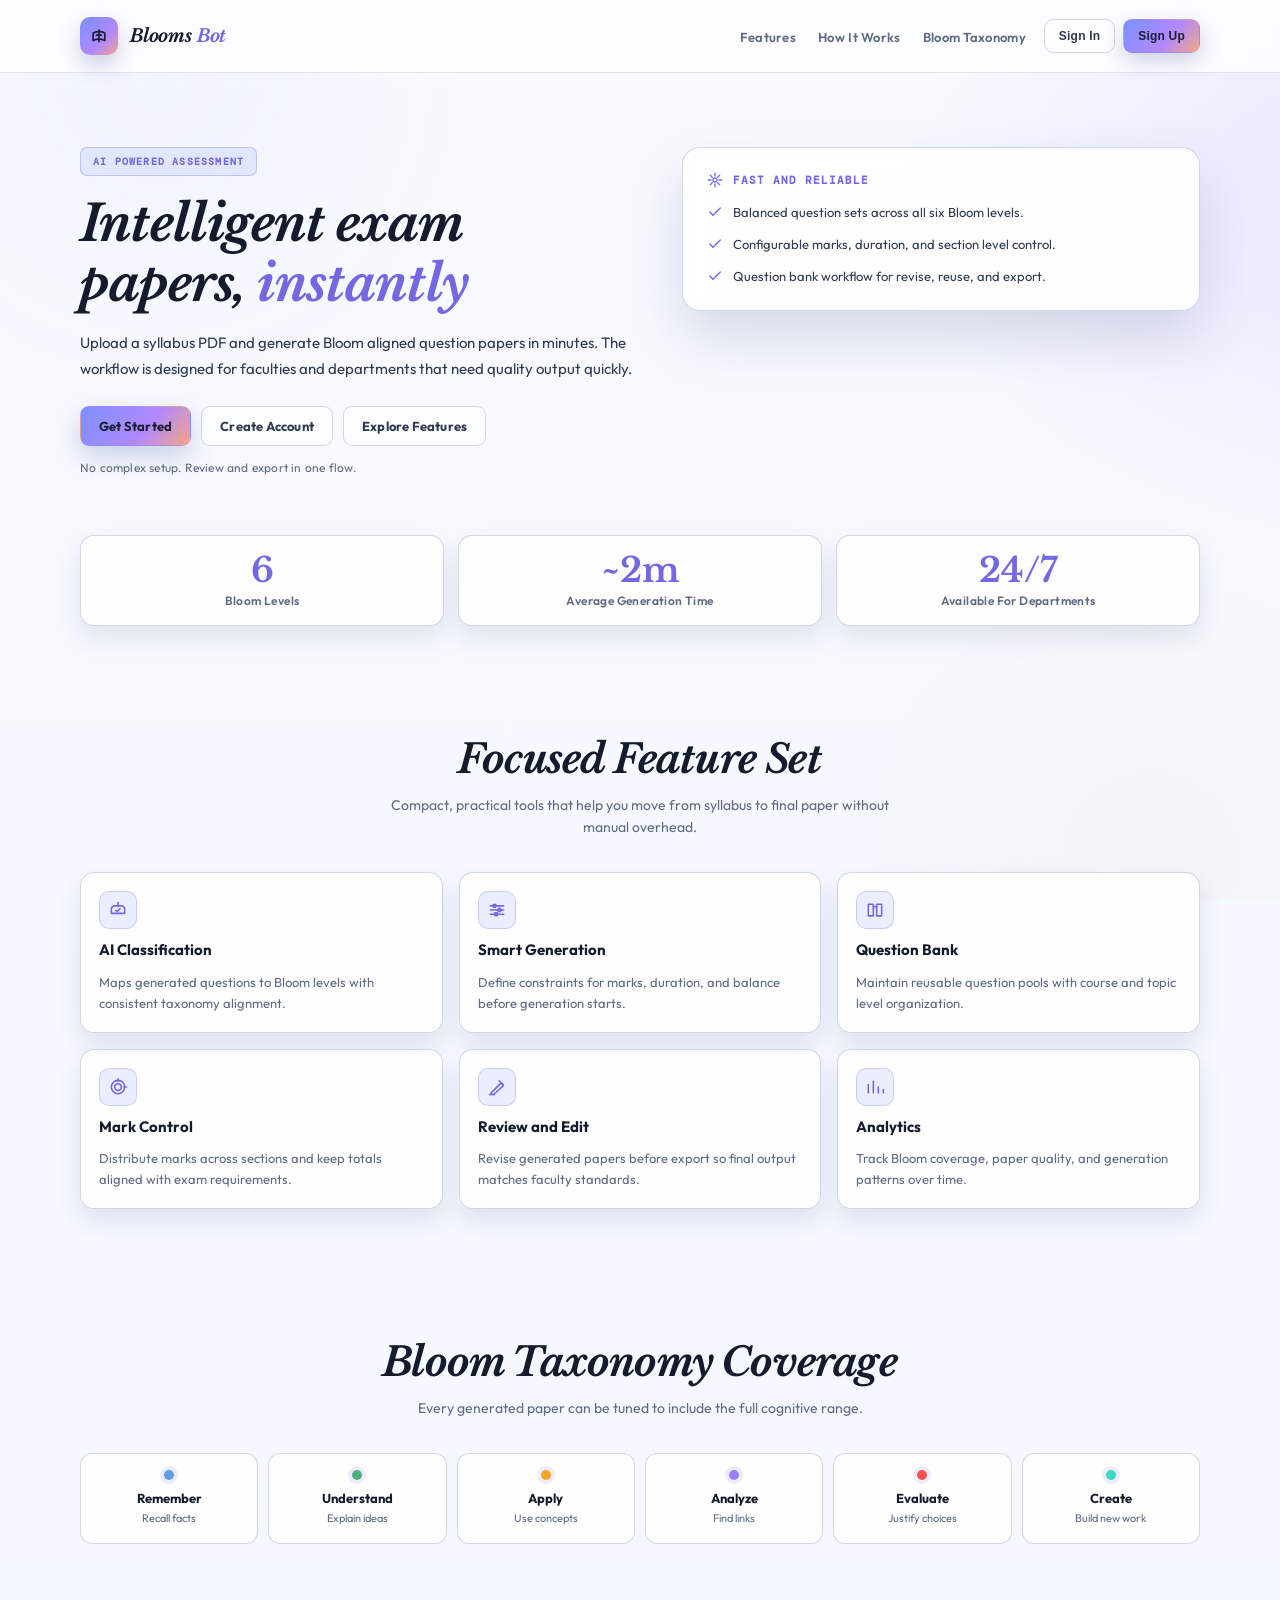
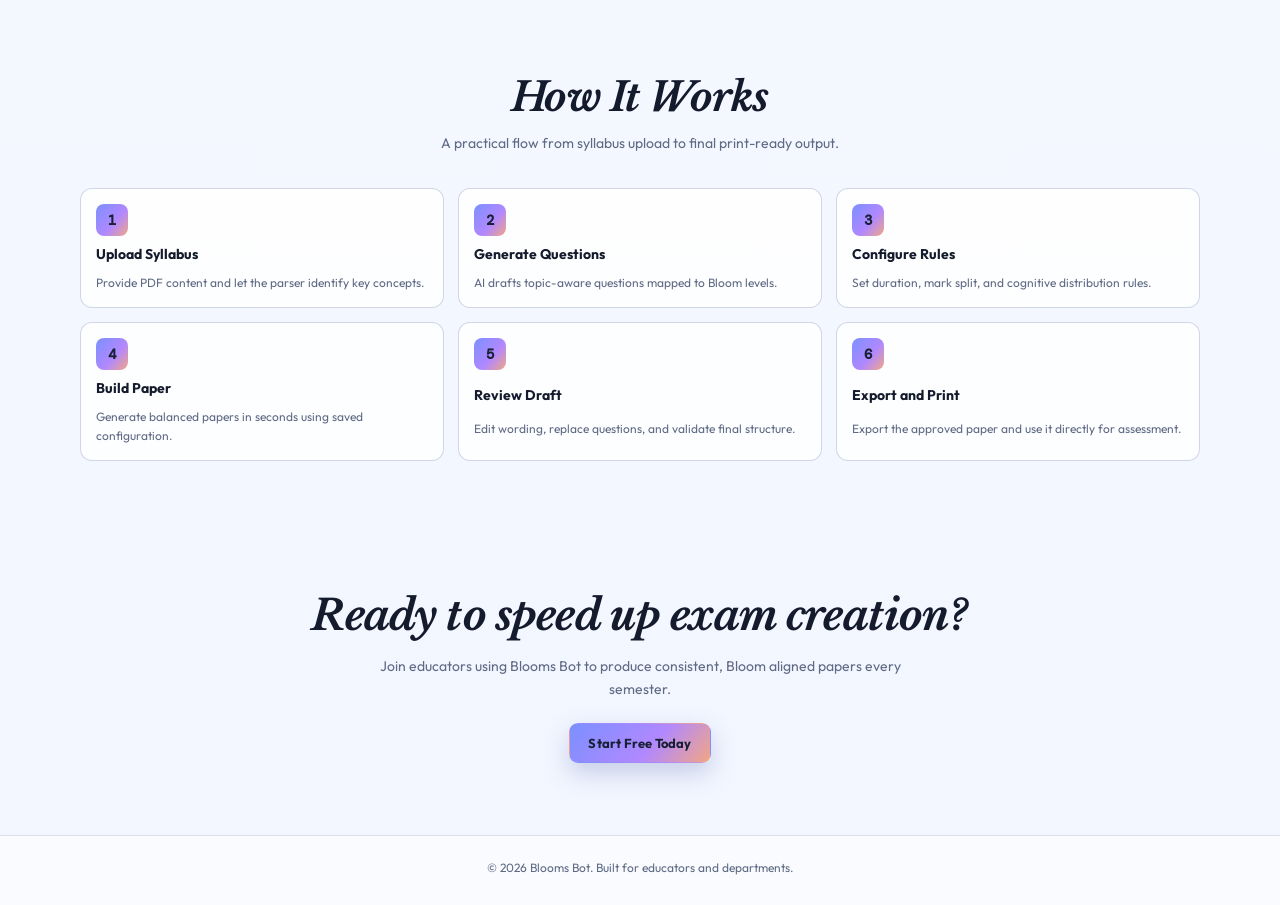
<file: templates/landing.html>
<!DOCTYPE html>
<html lang="en">
<head>
  <meta charset="UTF-8" />
  <meta name="viewport" content="width=device-width, initial-scale=1.0" />
  <title>Blooms Bot - AI Powered Exam Paper Generation</title>
  <link rel="preconnect" href="https://fonts.googleapis.com">
  <link rel="preconnect" href="https://fonts.gstatic.com" crossorigin>
  <link href="https://fonts.googleapis.com/css2?family=Libre+Baskerville:ital,wght@0,400;0,700;1,400&family=DM+Mono:wght@400;500&family=Outfit:wght@300;400;500;600;700;800&display=swap" rel="stylesheet">
  <style>
    :root {
      --bg0: #f8faff;
      --bg1: #f2f6ff;
      --bg2: #eaf0ff;
      --card: rgba(255, 255, 255, 0.84);
      --stroke: rgba(104, 122, 168, 0.3);
      --stroke-soft: rgba(104, 122, 168, 0.2);
      --text: #141b2d;
      --text-2: #2f3b52;
      --text-3: #5f6a84;
      --amber: #b95d3f;
      --amber-soft: rgba(222, 124, 88, 0.14);
      --amber-glow: rgba(222, 124, 88, 0.24);
      --violet: #7368e2;
      --shadow-lg: 0 26px 56px rgba(58, 77, 118, 0.18);
      --shadow-sm: 0 12px 24px rgba(58, 77, 118, 0.12);
      --radius: 14px;
      --radius-lg: 18px;
      --transition: 180ms ease;
    }

    * {
      box-sizing: border-box;
      margin: 0;
      padding: 0;
    }

    html {
      scroll-behavior: smooth;
    }

    body {
      min-height: 100vh;
      overflow-x: hidden;
      font-family: "Outfit", system-ui, sans-serif;
      color: var(--text);
      background:
        radial-gradient(1100px 620px at 16% -12%, rgba(117, 150, 255, 0.24), transparent 60%),
        radial-gradient(960px 620px at 112% 8%, rgba(170, 142, 255, 0.2), transparent 56%),
        radial-gradient(980px 620px at 50% 118%, rgba(255, 190, 152, 0.2), transparent 58%),
        linear-gradient(180deg, var(--bg0), var(--bg1));
    }

    .bg-ambient {
      position: fixed;
      inset: 0;
      z-index: 0;
      pointer-events: none;
      overflow: hidden;
    }

    .bg-ambient::before,
    .bg-ambient::after {
      content: "";
      position: absolute;
      width: 520px;
      height: 520px;
      border-radius: 50%;
      filter: blur(90px);
      opacity: 0.2;
      animation: float 18s ease-in-out infinite;
    }

    .bg-ambient::before {
      background: radial-gradient(circle, rgba(117, 150, 255, 0.42), transparent 66%);
      top: -180px;
      left: -100px;
    }

    .bg-ambient::after {
      background: radial-gradient(circle, rgba(222, 124, 88, 0.3), transparent 66%);
      right: -130px;
      bottom: -220px;
      animation-delay: -5s;
    }

    .page {
      position: relative;
      z-index: 1;
    }

    .container {
      width: min(1120px, 94%);
      margin: 0 auto;
    }

    .header {
      position: sticky;
      top: 0;
      z-index: 100;
      border-bottom: 1px solid var(--stroke-soft);
      background: rgba(255, 255, 255, 0.74);
      backdrop-filter: blur(10px);
    }

    .header-inner {
      min-height: 72px;
      display: flex;
      align-items: center;
      justify-content: space-between;
      gap: 18px;
    }

    .brand {
      display: inline-flex;
      align-items: center;
      gap: 12px;
      text-decoration: none;
      color: var(--text);
      font-family: "Libre Baskerville", serif;
      font-style: italic;
      font-weight: 700;
      font-size: 18px;
      letter-spacing: -0.01em;
    }

    .brand-icon {
      width: 38px;
      height: 38px;
      border-radius: 10px;
      background: linear-gradient(135deg, #7b90ff, #b188ff 62%, #f2a684);
      box-shadow: 0 10px 20px rgba(95, 112, 174, 0.3);
      display: grid;
      place-items: center;
      color: #182034;
    }

    .brand-icon svg {
      width: 20px;
      height: 20px;
      stroke: currentColor;
      fill: none;
      stroke-width: 2;
      stroke-linecap: round;
      stroke-linejoin: round;
    }

    .brand span span {
      color: var(--violet);
    }

    .header-right {
      display: flex;
      align-items: center;
      gap: 18px;
    }

    .nav-links {
      display: flex;
      align-items: center;
      list-style: none;
      gap: 22px;
    }

    .nav-links a {
      text-decoration: none;
      color: var(--text-3);
      font-size: 13px;
      font-weight: 600;
      letter-spacing: 0.3px;
      transition: color var(--transition);
      position: relative;
    }

    .nav-links a:hover {
      color: var(--violet);
    }

    .nav-links a::after {
      content: "";
      position: absolute;
      left: 0;
      bottom: -5px;
      width: 0;
      height: 2px;
      background: linear-gradient(90deg, #7b90ff, #de7c58);
      transition: width var(--transition);
    }

    .nav-links a:hover::after {
      width: 100%;
    }

    .header-actions {
      display: flex;
      align-items: center;
      gap: 8px;
    }

    .btn-header {
      border: 1px solid var(--stroke);
      border-radius: 9px;
      background: transparent;
      color: var(--text-2);
      font-size: 12px;
      font-weight: 700;
      padding: 9px 14px;
      cursor: pointer;
      transition: all var(--transition);
      letter-spacing: 0.2px;
    }

    .btn-header:hover {
      border-color: rgba(115, 104, 226, 0.34);
      color: var(--violet);
      background: rgba(123, 144, 255, 0.14);
    }

    .btn-header.primary {
      border-color: transparent;
      background: linear-gradient(130deg, #7b90ff, #b188ff 58%, #f2a684);
      color: #182034;
      box-shadow: 0 8px 20px rgba(95, 112, 174, 0.3);
    }

    .btn-header.primary:hover {
      background: linear-gradient(130deg, #6f85ff, #a97ef6 58%, #ef9c78);
      color: #182034;
    }

    .hero {
      padding: 74px 0 52px;
    }

    .hero-grid {
      display: grid;
      grid-template-columns: 1.04fr 0.96fr;
      gap: 40px;
      align-items: start;
    }

    .hero-tag {
      display: inline-block;
      margin-bottom: 18px;
      padding: 7px 12px;
      border-radius: 7px;
      border: 1px solid rgba(115, 104, 226, 0.3);
      background: rgba(123, 144, 255, 0.14);
      color: var(--violet);
      font-family: "DM Mono", monospace;
      text-transform: uppercase;
      font-size: 10px;
      letter-spacing: 1.2px;
      font-weight: 700;
    }

    .hero h1 {
      margin-bottom: 16px;
      font-family: "Libre Baskerville", serif;
      font-style: italic;
      font-size: clamp(34px, 5vw, 50px);
      line-height: 1.2;
      letter-spacing: -0.02em;
      max-width: 15ch;
    }

    .hero h1 em {
      color: var(--violet);
      font-style: italic;
    }

    .hero p {
      color: var(--text-2);
      font-size: 15px;
      line-height: 1.72;
      max-width: 56ch;
      margin-bottom: 24px;
    }

    .hero-actions {
      display: flex;
      flex-wrap: wrap;
      gap: 10px;
      margin-bottom: 14px;
    }

    .btn {
      text-decoration: none;
      border-radius: 9px;
      padding: 11px 18px;
      font-size: 13px;
      font-weight: 700;
      display: inline-flex;
      align-items: center;
      justify-content: center;
      gap: 8px;
      border: 1px solid transparent;
      transition: all var(--transition);
      letter-spacing: 0.2px;
    }

    .btn-primary {
      background: linear-gradient(130deg, #7b90ff, #b188ff 58%, #f2a684);
      color: #182034;
      box-shadow: 0 10px 24px rgba(95, 112, 174, 0.3);
    }

    .btn-primary:hover {
      background: linear-gradient(130deg, #6f85ff, #a97ef6 58%, #ef9c78);
      transform: translateY(-1px);
    }

    .btn-secondary {
      border-color: var(--stroke);
      color: var(--text-2);
      background: rgba(255, 255, 255, 0.62);
    }

    .btn-secondary:hover {
      border-color: rgba(115, 104, 226, 0.34);
      color: var(--violet);
      background: rgba(123, 144, 255, 0.14);
    }

    .hero-note {
      font-size: 12px;
      color: var(--text-3);
      letter-spacing: 0.2px;
    }

    .hero-card {
      background: var(--card);
      border: 1px solid var(--stroke);
      border-radius: var(--radius-lg);
      padding: 24px;
      box-shadow: var(--shadow-lg);
      backdrop-filter: blur(12px);
      display: grid;
      gap: 14px;
    }

    .hero-card-head {
      display: flex;
      align-items: center;
      gap: 10px;
      color: var(--violet);
      font-family: "DM Mono", monospace;
      font-size: 11px;
      letter-spacing: 1px;
      text-transform: uppercase;
      font-weight: 700;
    }

    .hero-card-head svg {
      width: 16px;
      height: 16px;
      stroke: currentColor;
      fill: none;
      stroke-width: 2;
      stroke-linecap: round;
      stroke-linejoin: round;
    }

    .hero-checks {
      display: grid;
      gap: 12px;
      list-style: none;
    }

    .hero-checks li {
      display: grid;
      grid-template-columns: auto 1fr;
      gap: 10px;
      align-items: start;
      color: var(--text-2);
      font-size: 13px;
      line-height: 1.55;
    }

    .hero-checks li svg {
      width: 16px;
      height: 16px;
      margin-top: 2px;
      stroke: var(--violet);
      fill: none;
      stroke-width: 2;
      stroke-linecap: round;
      stroke-linejoin: round;
    }

    .stats-wrap {
      padding: 8px 0 44px;
    }

    .stats-grid {
      display: grid;
      grid-template-columns: repeat(3, minmax(0, 1fr));
      gap: 14px;
    }

    .stat {
      background: var(--card);
      border: 1px solid var(--stroke);
      border-radius: var(--radius);
      box-shadow: var(--shadow-sm);
      padding: 17px 16px;
      text-align: center;
      display: grid;
      gap: 6px;
    }

    .stat strong {
      font-family: "Libre Baskerville", serif;
      font-size: clamp(26px, 3.5vw, 34px);
      font-weight: 700;
      color: var(--violet);
      line-height: 1;
    }

    .stat span {
      font-size: 12px;
      font-weight: 600;
      color: var(--text-3);
      letter-spacing: 0.4px;
    }

    .section {
      padding: 64px 0;
    }

    .section-head {
      text-align: center;
      margin-bottom: 34px;
    }

    .section-head h2 {
      font-family: "Libre Baskerville", serif;
      font-style: italic;
      font-size: clamp(28px, 4vw, 40px);
      margin-bottom: 10px;
      letter-spacing: -0.02em;
      line-height: 1.25;
    }

    .section-head p {
      color: var(--text-3);
      font-size: 14px;
      max-width: 56ch;
      margin: 0 auto;
      line-height: 1.6;
    }

    .features-grid {
      display: grid;
      grid-template-columns: repeat(3, minmax(0, 1fr));
      gap: 16px;
    }

    .feature-card {
      background: var(--card);
      border: 1px solid var(--stroke);
      border-radius: var(--radius);
      padding: 18px;
      box-shadow: var(--shadow-sm);
      transition: transform var(--transition), border-color var(--transition), box-shadow var(--transition);
      display: grid;
      gap: 11px;
    }

    .feature-card:hover {
      transform: translateY(-3px);
      border-color: rgba(115, 104, 226, 0.32);
      box-shadow: 0 16px 36px rgba(58, 77, 118, 0.2);
    }

    .icon-badge {
      width: 38px;
      height: 38px;
      border-radius: 10px;
      border: 1px solid rgba(115, 104, 226, 0.26);
      background: rgba(123, 144, 255, 0.14);
      color: var(--violet);
      display: grid;
      place-items: center;
    }

    .icon-badge svg {
      width: 20px;
      height: 20px;
      stroke: currentColor;
      fill: none;
      stroke-width: 1.9;
      stroke-linecap: round;
      stroke-linejoin: round;
    }

    .feature-card h3 {
      font-size: 15px;
      line-height: 1.35;
    }

    .feature-card p {
      color: var(--text-3);
      font-size: 13px;
      line-height: 1.62;
    }

    .bloom-grid {
      display: grid;
      grid-template-columns: repeat(6, minmax(0, 1fr));
      gap: 10px;
    }

    .bloom-level {
      background: var(--card);
      border: 1px solid var(--stroke);
      border-radius: 12px;
      padding: 16px 10px;
      text-align: center;
      transition: transform var(--transition), border-color var(--transition);
    }

    .bloom-level:hover {
      transform: translateY(-2px);
      border-color: rgba(115, 104, 226, 0.32);
    }

    .bloom-dot {
      width: 10px;
      height: 10px;
      margin: 0 auto 10px;
      border-radius: 50%;
      background: var(--dot);
      box-shadow: 0 0 0 4px rgba(115, 104, 226, 0.12);
    }

    .bloom-level h4 {
      font-size: 13px;
      margin-bottom: 5px;
    }

    .bloom-level p {
      font-size: 11px;
      color: var(--text-3);
      line-height: 1.4;
    }

    .steps-grid {
      display: grid;
      grid-template-columns: repeat(3, minmax(0, 1fr));
      gap: 14px;
    }

    .step-item {
      background: var(--card);
      border: 1px solid var(--stroke);
      border-radius: 12px;
      padding: 15px;
      display: grid;
      gap: 9px;
    }

    .step-number {
      width: 32px;
      height: 32px;
      border-radius: 8px;
      background: linear-gradient(130deg, #7b90ff, #b188ff 58%, #f2a684);
      color: #182034;
      font-family: "DM Mono", monospace;
      font-weight: 700;
      font-size: 14px;
      display: grid;
      place-items: center;
    }

    .step-item h3 {
      font-size: 14px;
      line-height: 1.4;
    }

    .step-item p {
      font-size: 12px;
      color: var(--text-3);
      line-height: 1.55;
    }

    .cta {
      padding: 64px 0 72px;
      text-align: center;
    }

    .cta h2 {
      font-family: "Libre Baskerville", serif;
      font-style: italic;
      font-size: clamp(30px, 4.3vw, 42px);
      margin-bottom: 12px;
      line-height: 1.28;
      letter-spacing: -0.02em;
    }

    .cta p {
      max-width: 60ch;
      margin: 0 auto 22px;
      color: var(--text-3);
      font-size: 14px;
      line-height: 1.65;
    }

    .footer {
      border-top: 1px solid var(--stroke-soft);
      padding: 24px 0 30px;
      color: var(--text-3);
      text-align: center;
      font-size: 12px;
      background: rgba(255, 255, 255, 0.5);
    }

    .reveal {
      opacity: 0;
      transform: translateY(18px);
      transition: opacity 600ms ease, transform 600ms ease;
    }

    .reveal.is-visible {
      opacity: 1;
      transform: translateY(0);
    }

    @keyframes float {
      0%, 100% {
        transform: translateY(0) translateX(0);
      }
      50% {
        transform: translateY(18px) translateX(10px);
      }
    }

    @media (max-width: 1060px) {
      .hero-grid {
        grid-template-columns: 1fr;
      }

      .hero-card {
        max-width: 640px;
      }

      .features-grid {
        grid-template-columns: repeat(2, minmax(0, 1fr));
      }

      .bloom-grid {
        grid-template-columns: repeat(3, minmax(0, 1fr));
      }

      .steps-grid {
        grid-template-columns: repeat(2, minmax(0, 1fr));
      }
    }

    @media (max-width: 780px) {
      .header-inner {
        min-height: 66px;
      }

      .nav-links {
        display: none;
      }

      .hero {
        padding: 56px 0 38px;
      }

      .stats-grid {
        grid-template-columns: 1fr;
      }

      .features-grid,
      .steps-grid {
        grid-template-columns: 1fr;
      }

      .section {
        padding: 52px 0;
      }

      .header-actions {
        gap: 6px;
      }

      .btn-header {
        padding: 8px 11px;
      }
    }

    @media (max-width: 520px) {
      .brand {
        font-size: 16px;
      }

      .brand-icon {
        width: 34px;
        height: 34px;
      }

      .brand-icon svg {
        width: 18px;
        height: 18px;
      }

      .hero-actions {
        flex-direction: column;
      }

      .hero-actions .btn {
        width: 100%;
      }

      .bloom-grid {
        grid-template-columns: repeat(2, minmax(0, 1fr));
      }
    }

    @media (prefers-reduced-motion: reduce) {
      * {
        animation: none !important;
        transition: none !important;
      }
    }
  </style>
</head>
<body>
  <div class="bg-ambient"></div>

  <div class="page">
    <header class="header">
      <div class="container header-inner">
        <a class="brand" href="/landing">
          <span class="brand-icon" aria-hidden="true">
            <svg viewBox="0 0 24 24">
              <path d="M12 5v14"></path>
              <path d="M5 8.5c2.3-1.1 4.7-1.7 7-1.7s4.7.6 7 1.7v9c-2.3-1.1-4.7-1.7-7-1.7s-4.7.6-7 1.7z"></path>
              <path d="M9 11h6"></path>
            </svg>
          </span>
          <span>Blooms <span>Bot</span></span>
        </a>

        <div class="header-right">
          <nav aria-label="Primary">
            <ul class="nav-links">
              <li><a href="#features">Features</a></li>
              <li><a href="#how">How It Works</a></li>
              <li><a href="#about">Bloom Taxonomy</a></li>
            </ul>
          </nav>
          <div class="header-actions">
            <button class="btn-header" onclick="window.location.href='/login?fresh=1'">Sign In</button>
            <button class="btn-header primary" onclick="window.location.href='/signup?fresh=1'">Sign Up</button>
          </div>
        </div>
      </div>
    </header>

    <section class="hero">
      <div class="container hero-grid">
        <div class="hero-copy">
          <div class="hero-tag reveal">AI Powered Assessment</div>
          <h1 class="reveal">Intelligent exam papers, <em>instantly</em></h1>
          <p class="reveal">
            Upload a syllabus PDF and generate Bloom aligned question papers in minutes.
            The workflow is designed for faculties and departments that need quality output quickly.
          </p>
          <div class="hero-actions reveal">
            <a href="/login?fresh=1" class="btn btn-primary">Get Started</a>
            <a href="/signup?fresh=1" class="btn btn-secondary">Create Account</a>
            <a href="#features" class="btn btn-secondary">Explore Features</a>
          </div>
          <div class="hero-note reveal">No complex setup. Review and export in one flow.</div>
        </div>

        <aside class="hero-card reveal">
          <div class="hero-card-head">
            <svg viewBox="0 0 24 24">
              <path d="M12 2v4"></path>
              <path d="m16.2 7.8 2.8-2.8"></path>
              <path d="M18 12h4"></path>
              <path d="m16.2 16.2 2.8 2.8"></path>
              <path d="M12 18v4"></path>
              <path d="m4.99 19.01 2.82-2.82"></path>
              <path d="M2 12h4"></path>
              <path d="m4.99 4.99 2.82 2.82"></path>
              <circle cx="12" cy="12" r="3"></circle>
            </svg>
            Fast and Reliable
          </div>
          <ul class="hero-checks">
            <li>
              <svg viewBox="0 0 24 24">
                <path d="m20 6-11 11-5-5"></path>
              </svg>
              <span>Balanced question sets across all six Bloom levels.</span>
            </li>
            <li>
              <svg viewBox="0 0 24 24">
                <path d="m20 6-11 11-5-5"></path>
              </svg>
              <span>Configurable marks, duration, and section level control.</span>
            </li>
            <li>
              <svg viewBox="0 0 24 24">
                <path d="m20 6-11 11-5-5"></path>
              </svg>
              <span>Question bank workflow for revise, reuse, and export.</span>
            </li>
          </ul>
        </aside>
      </div>
    </section>

    <section class="stats-wrap">
      <div class="container">
        <div class="stats-grid reveal">
          <div class="stat">
            <strong>6</strong>
            <span>Bloom Levels</span>
          </div>
          <div class="stat">
            <strong>~2m</strong>
            <span>Average Generation Time</span>
          </div>
          <div class="stat">
            <strong>24/7</strong>
            <span>Available For Departments</span>
          </div>
        </div>
      </div>
    </section>

    <section class="section" id="features">
      <div class="container">
        <header class="section-head reveal">
          <h2>Focused Feature Set</h2>
          <p>Compact, practical tools that help you move from syllabus to final paper without manual overhead.</p>
        </header>

        <div class="features-grid">
          <article class="feature-card reveal">
            <div class="icon-badge">
              <svg viewBox="0 0 24 24">
                <path d="M12 3v4"></path>
                <path d="M8 7a4 4 0 0 0-4 4v5h16v-5a4 4 0 0 0-4-4z"></path>
                <path d="M9.5 12.5 11 14l3.5-3.5"></path>
              </svg>
            </div>
            <h3>AI Classification</h3>
            <p>Maps generated questions to Bloom levels with consistent taxonomy alignment.</p>
          </article>

          <article class="feature-card reveal">
            <div class="icon-badge">
              <svg viewBox="0 0 24 24">
                <path d="M4 7h16"></path>
                <path d="M4 12h16"></path>
                <path d="M4 17h16"></path>
                <circle cx="9" cy="7" r="2"></circle>
                <circle cx="15" cy="12" r="2"></circle>
                <circle cx="11" cy="17" r="2"></circle>
              </svg>
            </div>
            <h3>Smart Generation</h3>
            <p>Define constraints for marks, duration, and balance before generation starts.</p>
          </article>

          <article class="feature-card reveal">
            <div class="icon-badge">
              <svg viewBox="0 0 24 24">
                <path d="M4 5h6v14H4z"></path>
                <path d="M14 5h6v14h-6z"></path>
                <path d="M10 8h4"></path>
              </svg>
            </div>
            <h3>Question Bank</h3>
            <p>Maintain reusable question pools with course and topic level organization.</p>
          </article>

          <article class="feature-card reveal">
            <div class="icon-badge">
              <svg viewBox="0 0 24 24">
                <circle cx="12" cy="12" r="8"></circle>
                <circle cx="12" cy="12" r="4"></circle>
                <path d="M12 2v3"></path>
                <path d="M22 12h-3"></path>
              </svg>
            </div>
            <h3>Mark Control</h3>
            <p>Distribute marks across sections and keep totals aligned with exam requirements.</p>
          </article>

          <article class="feature-card reveal">
            <div class="icon-badge">
              <svg viewBox="0 0 24 24">
                <path d="M3 21h6"></path>
                <path d="m14.5 4.5 5 5"></path>
                <path d="M5 19l10.8-10.8a2 2 0 0 1 2.8 0l.2.2a2 2 0 0 1 0 2.8L8 21H5z"></path>
              </svg>
            </div>
            <h3>Review and Edit</h3>
            <p>Revise generated papers before export so final output matches faculty standards.</p>
          </article>

          <article class="feature-card reveal">
            <div class="icon-badge">
              <svg viewBox="0 0 24 24">
                <path d="M4 19V9"></path>
                <path d="M10 19V5"></path>
                <path d="M16 19v-7"></path>
                <path d="M22 19v-4"></path>
              </svg>
            </div>
            <h3>Analytics</h3>
            <p>Track Bloom coverage, paper quality, and generation patterns over time.</p>
          </article>
        </div>
      </div>
    </section>

    <section class="section" id="about">
      <div class="container">
        <header class="section-head reveal">
          <h2>Bloom Taxonomy Coverage</h2>
          <p>Every generated paper can be tuned to include the full cognitive range.</p>
        </header>

        <div class="bloom-grid">
          <article class="bloom-level reveal" style="--dot:#60a0e0">
            <div class="bloom-dot"></div>
            <h4>Remember</h4>
            <p>Recall facts</p>
          </article>
          <article class="bloom-level reveal" style="--dot:#4caf7d">
            <div class="bloom-dot"></div>
            <h4>Understand</h4>
            <p>Explain ideas</p>
          </article>
          <article class="bloom-level reveal" style="--dot:#f5a623">
            <div class="bloom-dot"></div>
            <h4>Apply</h4>
            <p>Use concepts</p>
          </article>
          <article class="bloom-level reveal" style="--dot:#9b7ef8">
            <div class="bloom-dot"></div>
            <h4>Analyze</h4>
            <p>Find links</p>
          </article>
          <article class="bloom-level reveal" style="--dot:#f05454">
            <div class="bloom-dot"></div>
            <h4>Evaluate</h4>
            <p>Justify choices</p>
          </article>
          <article class="bloom-level reveal" style="--dot:#38d9c0">
            <div class="bloom-dot"></div>
            <h4>Create</h4>
            <p>Build new work</p>
          </article>
        </div>
      </div>
    </section>

    <section class="section" id="how">
      <div class="container">
        <header class="section-head reveal">
          <h2>How It Works</h2>
          <p>A practical flow from syllabus upload to final print-ready output.</p>
        </header>

        <div class="steps-grid">
          <article class="step-item reveal">
            <div class="step-number">1</div>
            <h3>Upload Syllabus</h3>
            <p>Provide PDF content and let the parser identify key concepts.</p>
          </article>

          <article class="step-item reveal">
            <div class="step-number">2</div>
            <h3>Generate Questions</h3>
            <p>AI drafts topic-aware questions mapped to Bloom levels.</p>
          </article>

          <article class="step-item reveal">
            <div class="step-number">3</div>
            <h3>Configure Rules</h3>
            <p>Set duration, mark split, and cognitive distribution rules.</p>
          </article>

          <article class="step-item reveal">
            <div class="step-number">4</div>
            <h3>Build Paper</h3>
            <p>Generate balanced papers in seconds using saved configuration.</p>
          </article>

          <article class="step-item reveal">
            <div class="step-number">5</div>
            <h3>Review Draft</h3>
            <p>Edit wording, replace questions, and validate final structure.</p>
          </article>

          <article class="step-item reveal">
            <div class="step-number">6</div>
            <h3>Export and Print</h3>
            <p>Export the approved paper and use it directly for assessment.</p>
          </article>
        </div>
      </div>
    </section>

    <section class="cta">
      <div class="container reveal">
        <h2>Ready to speed up exam creation?</h2>
        <p>Join educators using Blooms Bot to produce consistent, Bloom aligned papers every semester.</p>
        <a href="/signup?fresh=1" class="btn btn-primary">Start Free Today</a>
      </div>
    </section>

    <footer class="footer">
      <div class="container">
        <p>&copy; 2026 Blooms Bot. Built for educators and departments.</p>
      </div>
    </footer>
  </div>

  <script>
    document.querySelectorAll('a[href^="#"]').forEach((anchor) => {
      anchor.addEventListener("click", (event) => {
        event.preventDefault();
        const target = document.querySelector(anchor.getAttribute("href"));
        if (target) {
          target.scrollIntoView({ behavior: "smooth", block: "start" });
        }
      });
    });

    const observer = new IntersectionObserver(
      (entries) => {
        entries.forEach((entry) => {
          if (entry.isIntersecting) {
            entry.target.classList.add("is-visible");
          }
        });
      },
      { threshold: 0.12, rootMargin: "0px 0px -50px 0px" }
    );

    document.querySelectorAll(".reveal").forEach((el) => observer.observe(el));
  </script>
</body>
</html>
</file>
